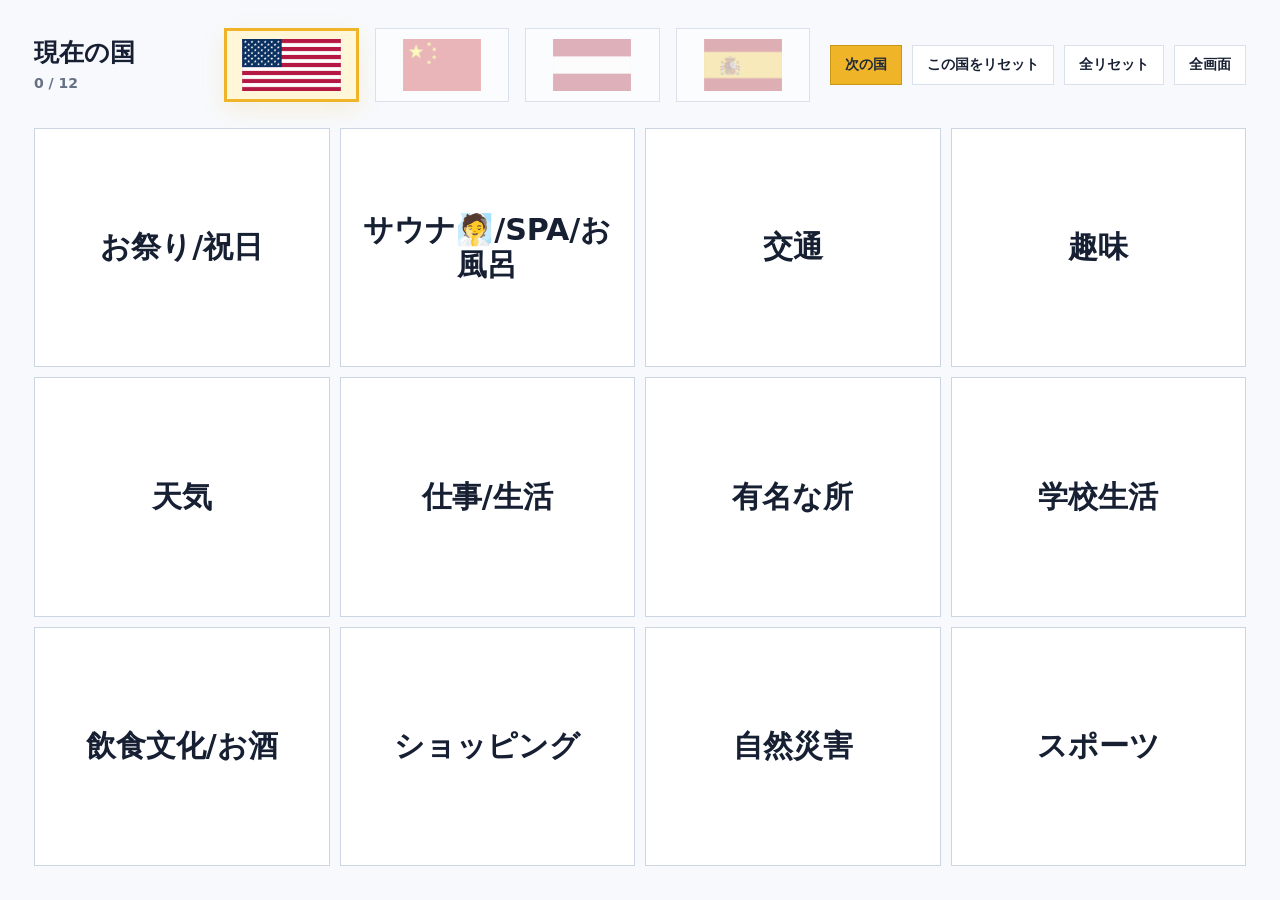
<file: sgg-koryukai/index.html>
<!doctype html>
<html lang="ja">
<head>
  <meta charset="utf-8">
  <meta name="viewport" content="width=device-width, initial-scale=1">
  <title>SGG交流会 | Theme Rotation Activity</title>
  <style>
    :root {
      --bg: #f7f9fc;
      --panel: #ffffff;
      --ink: #172033;
      --muted: #667085;
      --line: #d8e1ec;
      --accent: #f0b429;
      --accent-soft: #fff7d7;
      --done: #e6e9ef;
      --done-ink: #8b95a5;
    }

    * {
      box-sizing: border-box;
    }

    body {
      margin: 0;
      min-height: 100vh;
      background: var(--bg);
      color: var(--ink);
      font-family: Aptos, "Yu Gothic", "Hiragino Sans", Meiryo, system-ui, sans-serif;
    }

    .app {
      min-height: 100vh;
      padding: 28px 34px 34px;
      display: grid;
      grid-template-rows: auto 1fr;
      gap: 26px;
    }

    .topbar {
      display: grid;
      grid-template-columns: 170px 1fr auto;
      gap: 20px;
      align-items: center;
    }

    .status h1 {
      margin: 0;
      font-size: 25px;
      line-height: 1.1;
      letter-spacing: 0;
    }

    .status p {
      margin: 8px 0 0;
      color: var(--muted);
      font-size: 14px;
      font-weight: 600;
    }

    .countries {
      display: grid;
      grid-template-columns: repeat(4, minmax(120px, 1fr));
      gap: 16px;
    }

    .country {
      height: 74px;
      border: 1px solid var(--line);
      background: rgba(255, 255, 255, 0.55);
      padding: 0;
      display: grid;
      place-items: center;
      position: relative;
      cursor: pointer;
      transition: background 160ms ease, border-color 160ms ease, box-shadow 160ms ease, opacity 160ms ease;
    }

    .country.active {
      background: var(--accent-soft);
      border: 3px solid var(--accent);
      box-shadow: 0 8px 22px rgba(240, 180, 41, 0.14);
    }

    .country:not(.active) img {
      opacity: 0.33;
      filter: saturate(0.75);
    }

    .country img {
      width: 104px;
      height: 52px;
      object-fit: contain;
      display: block;
    }

    .controls {
      display: flex;
      gap: 10px;
      align-items: center;
      flex-wrap: wrap;
      justify-content: flex-end;
    }

    button {
      border: 1px solid var(--line);
      background: #ffffff;
      color: var(--ink);
      padding: 0 14px;
      font: inherit;
      font-size: 14px;
      font-weight: 700;
      cursor: pointer;
    }

    .controls button {
      height: 40px;
    }

    button.primary {
      border-color: #c99716;
      background: var(--accent);
      color: #1f2937;
    }

    button:focus-visible,
    .topic:focus-visible,
    .country:focus-visible {
      outline: 3px solid rgba(240, 180, 41, 0.45);
      outline-offset: 2px;
    }

    .grid {
      min-height: 0;
      display: grid;
      grid-template-columns: repeat(4, minmax(0, 1fr));
      grid-template-rows: repeat(3, minmax(0, 1fr));
      gap: 10px;
    }

    .topic {
      height: auto;
      min-height: 0;
      border: 1px solid #cbd6e2;
      background: var(--panel);
      display: grid;
      place-items: center;
      position: relative;
      color: var(--ink);
      cursor: pointer;
      touch-action: manipulation;
      transition: background 140ms ease, border-color 140ms ease, color 140ms ease, transform 120ms ease;
      user-select: none;
      padding: 16px;
    }

    .topic:hover {
      border-color: #9fb0c4;
      transform: translateY(-1px);
    }

    .topic.done {
      background: #d8dde6;
      border-color: #a8b0bd;
      color: #6f7a89;
      box-shadow: inset 0 0 0 999px rgba(96, 108, 126, 0.08);
    }

    .topic.spotlight {
      border-color: var(--accent);
      box-shadow: 0 0 0 4px rgba(240, 180, 41, 0.25), inset 0 0 0 999px rgba(240, 180, 41, 0.08);
    }

    .topic.done::after {
      content: "済";
      position: absolute;
      top: 12px;
      right: 14px;
      width: 38px;
      height: 30px;
      display: grid;
      place-items: center;
      border: 2px solid #a2abb8;
      color: #697386;
      font-size: 16px;
      font-weight: 800;
      background: rgba(255, 255, 255, 0.58);
    }

    .topic span {
      display: block;
      text-align: center;
      font-size: clamp(24px, 2.35vw, 34px);
      line-height: 1.16;
      font-weight: 800;
      letter-spacing: 0;
    }

    .question-overlay {
      position: fixed;
      inset: 0;
      z-index: 20;
      display: grid;
      place-items: center;
      padding: 42px;
      background: rgba(12, 18, 28, 0.42);
      backdrop-filter: blur(12px);
    }

    .question-overlay[hidden] {
      display: none;
    }

    .question-card {
      position: relative;
      overflow: hidden;
      width: min(1320px, 96vw);
      min-height: min(720px, 88vh);
      padding: clamp(28px, 4vw, 54px);
      display: grid;
      grid-template-rows: auto minmax(0, 1fr) auto;
      gap: 22px;
      font-family: "Hiragino Kaku Gothic ProN", "Hiragino Sans", "Yu Gothic", "Noto Sans JP", Meiryo, sans-serif;
      background: rgba(255, 255, 255, 0.96);
      border: 4px solid var(--accent);
      box-shadow: 0 40px 120px rgba(0, 0, 0, 0.34);
    }

    .question-meta {
      display: flex;
      align-items: center;
      justify-content: space-between;
      gap: 24px;
    }

    .question-country {
      display: flex;
      align-items: center;
    }

    .question-country img {
      width: 86px;
      height: 48px;
      object-fit: contain;
    }

    .question-theme {
      color: #9a6a00;
      font-size: clamp(20px, 2vw, 30px);
      font-weight: 600;
      text-align: right;
    }

    .question-text {
      width: min(1160px, 100%);
      margin: 0;
      align-self: center;
      justify-self: center;
      color: var(--ink);
      font-size: clamp(36px, 5.1vw, 68px);
      line-height: 1.24;
      font-weight: 600;
      letter-spacing: 0;
      text-align: center;
    }

    .question-actions {
      display: flex;
      justify-content: center;
      gap: 14px;
    }

    .question-actions button {
      min-width: 150px;
      height: 48px;
      font-size: 16px;
    }

    .detail-viewer {
      position: absolute;
      inset: 0;
      z-index: 2;
      display: grid;
      grid-template-rows: auto minmax(0, 1fr);
      gap: 18px;
      padding: clamp(24px, 4vw, 52px);
      background: rgba(255, 255, 255, 0.98);
      opacity: 0;
      visibility: hidden;
      pointer-events: none;
      transition: opacity 220ms ease, visibility 220ms ease;
    }

    .detail-viewer.is-visible {
      opacity: 1;
      visibility: visible;
      pointer-events: auto;
    }

    .detail-close {
      justify-self: end;
      width: 46px;
      height: 46px;
      padding: 0;
      border-color: #cbd6e2;
      color: var(--ink);
      font-size: 30px;
      font-weight: 400;
      line-height: 1;
      background: #ffffff;
    }

    .detail-stage {
      min-height: 0;
      display: flex;
      align-items: center;
      justify-content: center;
      overflow: hidden;
      background: transparent;
    }

    .detail-stage img {
      width: auto;
      height: 100%;
      max-width: 100%;
      max-height: 100%;
      object-fit: contain;
      display: block;
      background: #ffffff;
      box-shadow: 0 18px 48px rgba(23, 32, 51, 0.16);
    }

    .detail-placeholder {
      margin: 0;
      color: var(--muted);
      font-size: clamp(22px, 3vw, 36px);
      font-weight: 500;
      text-align: center;
    }

    @media (max-width: 900px) {
      .app {
        padding: 18px;
        gap: 18px;
      }

      .topbar {
        grid-template-columns: 1fr;
      }

      .countries {
        grid-template-columns: repeat(2, minmax(0, 1fr));
      }

      .controls {
        justify-content: flex-start;
      }

      .grid {
        grid-template-columns: repeat(2, minmax(0, 1fr));
        grid-template-rows: repeat(6, minmax(110px, 1fr));
      }

      .question-overlay {
        padding: 18px;
      }

      .question-card {
        width: 96vw;
        min-height: 84vh;
        padding: 24px 18px;
      }

      .question-meta {
        align-items: flex-start;
        flex-direction: column;
      }

      .question-theme {
        text-align: left;
      }

      .question-actions {
        flex-direction: column;
      }

      .detail-viewer {
        padding: 18px;
      }
    }
  </style>
</head>
<body>
  <main class="app">
    <section class="topbar" aria-label="country rotation">
      <div class="status">
        <h1>現在の国</h1>
        <p id="progressText">0 / 12</p>
      </div>
      <div class="countries" id="countries"></div>
      <div class="controls">
        <button class="primary" id="nextButton" type="button">次の国</button>
        <button id="resetCountryButton" type="button">この国をリセット</button>
        <button id="resetAllButton" type="button">全リセット</button>
        <button id="fullscreenButton" type="button">全画面</button>
      </div>
    </section>

    <section class="grid" id="themeGrid" aria-label="themes"></section>
  </main>

  <section class="question-overlay" id="questionOverlay" hidden aria-live="polite">
    <div class="question-card" role="dialog" aria-modal="true" aria-labelledby="questionText">
      <div class="question-meta">
        <div class="question-country">
          <img id="questionFlag" src="../assets/flags/us.png" alt="">
        </div>
        <div class="question-theme" id="questionTheme">お祭り/祝日</div>
      </div>
      <p class="question-text" id="questionText">質問をここに表示します。</p>
      <div class="question-actions">
        <button class="primary" id="closeQuestionButton" type="button">閉じる</button>
        <button id="detailButton" type="button">詳細</button>
        <button id="questionNextButton" type="button">次の国へ</button>
      </div>
      <div class="detail-viewer" id="detailViewer" aria-label="詳細画像">
        <button class="detail-close" id="closeDetailButton" type="button" aria-label="詳細画像を閉じる">×</button>
        <div class="detail-stage">
          <img id="detailImage" src="" alt="" hidden>
          <p class="detail-placeholder" id="detailPlaceholder">画像準備中</p>
        </div>
      </div>
    </div>
  </section>

  <script>
    const themes = [
      "お祭り/祝日",
      "サウナ🧖/SPA/お風呂",
      "交通",
      "趣味",
      "天気",
      "仕事/生活",
      "有名な所",
      "学校生活",
      "飲食文化/お酒",
      "ショッピング",
      "自然災害",
      "スポーツ",
    ];

    const countries = [
      { key: "us", name: "United States", flag: "../assets/flags/us.png" },
      { key: "china", name: "China", flag: "../assets/flags/china.png" },
      { key: "austria", name: "Austria", flag: "../assets/flags/austria.png" },
      { key: "spain", name: "Spain", flag: "../assets/flags/spain.png" },
    ];

    const questionBank = {
      default: themes.map((theme) => ({
        text: `${theme}について、あなたの国で印象的なことは何ですか？`,
        answer: null,
      })),
      us: {
        0: {
          text: "アメリカでは、子どもたちはクリスマスの夜にサンタさんのためにホットドッグを置いておく。",
          answer: false,
        },
        1: {
          text: "アメリカでは、朝シャワー派がかなり多い。",
          answer: true,
        },
        2: {
          text: "アメリカでは、高校生が自分の車で通学することもある。",
          answer: true,
        },
        3: {
          text: "アメリカでは、車をいじるのが好きな人を「gearhead（ギアヘッド）」と呼ぶ。",
          answer: true,
        },
        4: {
          text: "ハワイでは一度も雪が降ったことがない。",
          answer: false,
        },
        5: {
          text: "アメリカでは、チップを払う文化があり、レストランでは約20％が一般的。",
          answer: true,
        },
        6: {
          text: "アメリカには、自由の女神像がフランスから贈られた。",
          answer: true,
        },
        7: {
          text: "アメリカでは、先生を「Mr.」「Ms.」と呼ぶのが一般的。",
          answer: true,
        },
        8: {
          text: "アメリカでは、法律でビールを飲む年齢が18歳から許可されている。",
          answer: false,
        },
        9: {
          text: "アメリカでは、お店に表示されている値段は普通、税込みである。",
          answer: false,
        },
        10: {
          text: "アメリカで最も地震が多い州はカリフォルニアである。",
          answer: false,
        },
        11: {
          text: "アメリカでは、テレビでスポーツの試合中に流れるCMにはタバコの広告が多い。",
          answer: false,
        },
      },
      china: {
        0: {
          text: "中国では祝日のために平日を週末に移動させて連休を作ることがある。",
          answer: true,
        },
        1: {
          text: "中国の一般家庭にはバスタブがあるのが普通だ。",
          answer: false,
        },
        2: {
          text: "上海の共享自転車の登録台数は100万台を超えている。",
          answer: true,
        },
        3: {
          text: "中国ではeスポーツが正式な大学の専攻として存在する。",
          answer: true,
        },
        4: {
          text: "上海では冬に雪が降ることはほとんどない。",
          answer: false,
        },
        5: {
          text: "中国の大手IT企業では深夜2時まで働くことが珍しくない。",
          answer: true,
        },
        6: {
          text: "上海の東方明珠塔は現在も上海で一番高いビルだ。",
          answer: false,
        },
        7: {
          text: "中国の寄宿制高校では生徒が2週間に半日しか帰宅できない場合がある。",
          answer: true,
        },
        8: {
          text: "白酒のアルコール度数はウイスキーより低いものがほとんどだ。",
          answer: false,
        },
        9: {
          text: "中国のネット大型セールでは（例えば11／11）、大体の商品が通常より安くなる。",
          answer: false,
        },
        10: {
          text: "上海は地盤沈下が進んでおり、一部地域は海抜より低くなっている。",
          answer: true,
        },
        11: {
          text: "中国では、体育も高校入試の評価対象である。",
          answer: true,
        },
      },
      austria: {
        0: {
          text: "オーストリアでは、村の広場に立てた木を盗む伝統がある地域があります。",
          answer: true,
        },
        1: {
          text: "オーストリアのサウナでは、男女が一緒に入ることがあります。",
          answer: true,
        },
        2: {
          text: "オーストリアでは、電車に乗る時、改札を通らなくても乗れることがあります。",
          answer: true,
        },
        3: {
          text: "オーストリアでは、伝統衣装を着るのは観光地のスタッフくらいです。",
          answer: true,
        },
        4: {
          text: "オーストリアでは、アルプスがあるので、夏でも全国的に涼しいです。",
          answer: false,
        },
        5: {
          text: "オーストリアでは、有給休暇が多いので、全部使う人はあまりいません。",
          answer: false,
        },
        6: {
          text: "オーストリアには、250年以上前から続いている動物園があります。",
          answer: true,
        },
        7: {
          text: "オーストリアでは、大学の学費が高いので、大学へ行く人はあまり多くありません。",
          answer: false,
        },
        8: {
          text: "オーストリアでは、「乾杯」をする時に相手の目を見ないと失礼だと思う人がいます。",
          answer: true,
        },
        9: {
          text: "オーストリアでは、日曜日でも多くの店が営業しています。",
          answer: false,
        },
        10: {
          text: "オーストリアの家は、日本と同じように地震に強く作られています。",
          answer: false,
        },
        11: {
          text: "オーストリアで最も人気のあるスポーツはサッカーです。",
          answer: false,
        },
      },
      spain: {
        0: {
          text: "12月31日にカウントダウンの時にスペイン人が12個葡萄を食べる伝統がある。",
          answer: true,
        },
        1: {
          text: "お風呂とトイレは別の部屋にある。",
          answer: false,
        },
        2: {
          text: "毎日スペイン人がバスや車で学校/仕事に行く。",
          answer: true,
        },
        3: {
          text: "ビーチで日光浴すること苦手な人が多い。",
          answer: true,
        },
        4: {
          text: "夏は寒い。冬は暑い。",
          answer: false,
        },
        5: {
          text: "毎日シエスタ(昼寝)をする人が多い。",
          answer: false,
        },
        6: {
          text: "バルセロナはスペインの首都。",
          answer: false,
        },
        7: {
          text: "授業は午後の３時に終わる。",
          answer: false,
        },
        8: {
          text: "ワインがビールより方が飲む。",
          answer: false,
        },
        9: {
          text: "ZARAという人気なアパレル店はスペインの企業。",
          answer: true,
        },
        10: {
          text: "洪水と猛暑は一番行っている自然災害。",
          answer: true,
        },
        11: {
          text: "闘牛はスペインの人気スポーツ。",
          answer: false,
        },
      },
    };

    const detailImageBank = {
      default: {},
      us: {
        0: "../assets/sgg/america/matsuri-shukujitu.jpg",
        1: "../assets/sgg/america/spa.jpg",
        2: "../assets/sgg/america/koutsu.jpg",
        3: "../assets/sgg/america/shumi.jpg",
        4: "../assets/sgg/america/tenki.jpg",
        5: "../assets/sgg/america/shigoto-seikatsu.jpg",
        6: "../assets/sgg/america/yuumei-na-tokoro.jpg",
        7: "../assets/sgg/america/gakkou-seikatsu.jpg",
        8: "../assets/sgg/america/ishokubunka.jpg",
        9: "../assets/sgg/america/shopping.jpg",
        10: "../assets/sgg/america/shizensaigai.jpg",
        11: "../assets/sgg/america/sports.jpg",
      },
      china: {
        0: "../assets/sgg/china/matsuri-shukujitu.png",
        1: "../assets/sgg/china/spa.png",
        2: "../assets/sgg/china/koutsu.png",
        3: "../assets/sgg/china/shumi.jpeg",
        4: "../assets/sgg/china/tenki.png",
        5: "../assets/sgg/china/shigoto-seikatsu.png",
        6: "../assets/sgg/china/yuumei-na-tokoro.png",
        7: "../assets/sgg/china/gakkou-seikatsu.png",
        8: "../assets/sgg/china/ishokubunka.png",
        9: "../assets/sgg/china/shopping.png",
        10: "../assets/sgg/china/shizensaigai.png",
        11: "../assets/sgg/china/sports.png",
      },
      austria: {
        0: "../assets/sgg/austria/matsuri-shukujitu.jpg",
        1: "../assets/sgg/austria/spa.jpg",
        2: "../assets/sgg/austria/koutsu.jpg",
        3: "../assets/sgg/austria/shumi.jpg",
        4: "../assets/sgg/austria/tenki.jpg",
        5: "../assets/sgg/austria/shigoto-seikatsu.jpg",
        6: "../assets/sgg/austria/yuumei-na-tokoro.jpg",
        7: "../assets/sgg/austria/gakkou-seikatsu.jpg",
        8: "../assets/sgg/austria/ishokubunka.jpg",
        9: "../assets/sgg/austria/shopping.jpg",
        10: "../assets/sgg/austria/shizensaigai.jpg",
        11: "../assets/sgg/austria/sports.jpg",
      },
      spain: {
        0: "../assets/sgg/spain/1.jpg",
        2: "../assets/sgg/spain/3.jpg",
        3: "../assets/sgg/spain/4.jpg",
        5: "../assets/sgg/spain/6.jpg",
        6: "../assets/sgg/spain/7.jpg",
        8: "../assets/sgg/spain/9.jpg",
        9: "../assets/sgg/spain/10.jpg",
        10: "../assets/sgg/spain/11.webp",
        11: "../assets/sgg/spain/12.jpg",
      },
    };

    const storageKey = "theme-rotation-activity-v1";
    let activeCountry = 0;
    let selections = loadSelections();
    let activeQuestion = null;
    let detailOpen = false;

    const countriesEl = document.getElementById("countries");
    const gridEl = document.getElementById("themeGrid");
    const progressText = document.getElementById("progressText");
    const questionOverlay = document.getElementById("questionOverlay");
    const questionFlag = document.getElementById("questionFlag");
    const questionTheme = document.getElementById("questionTheme");
    const questionText = document.getElementById("questionText");
    const detailButton = document.getElementById("detailButton");
    const detailViewer = document.getElementById("detailViewer");
    const detailImage = document.getElementById("detailImage");
    const detailPlaceholder = document.getElementById("detailPlaceholder");

    function emptySelections() {
      return Object.fromEntries(countries.map((country) => [country.key, []]));
    }

    function loadSelections() {
      try {
        const parsed = JSON.parse(localStorage.getItem(storageKey));
        const base = emptySelections();
        for (const country of countries) {
          if (Array.isArray(parsed?.[country.key])) {
            base[country.key] = parsed[country.key].filter((value) => Number.isInteger(value));
          }
        }
        return base;
      } catch {
        return emptySelections();
      }
    }

    function saveSelections() {
      try {
        localStorage.setItem(storageKey, JSON.stringify(selections));
      } catch {
        // Keep the live screen usable even if storage is blocked.
      }
    }

    function currentKey() {
      return countries[activeCountry].key;
    }

    function isDone(themeIndex) {
      return selections[currentKey()].includes(themeIndex);
    }

    function toggleTheme(themeIndex) {
      const key = currentKey();
      const selected = new Set(selections[key]);
      if (selected.has(themeIndex)) {
        selected.delete(themeIndex);
        activeQuestion = null;
        detailOpen = false;
      } else {
        selected.add(themeIndex);
        activeQuestion = {
          countryIndex: activeCountry,
          themeIndex,
          questionIndex: pickQuestionIndex(key, themeIndex),
        };
      }
      selections[key] = Array.from(selected).sort((a, b) => a - b);
      render();
      saveSelections();
    }

    function getQuestionEntry(countryKey, themeIndex) {
      const entry = questionBank[countryKey]?.[themeIndex] || questionBank.default[themeIndex];
      if (Array.isArray(entry)) {
        return entry;
      }
      return [entry];
    }

    function pickQuestionIndex(countryKey, themeIndex) {
      const entries = getQuestionEntry(countryKey, themeIndex);
      return Math.floor(Math.random() * entries.length);
    }

    function getQuestion(countryKey, themeIndex, questionIndex = 0) {
      const entries = getQuestionEntry(countryKey, themeIndex);
      const entry = entries[questionIndex] || entries[0];
      return typeof entry === "string" ? entry : entry.text;
    }

    function getQuestionObject(countryKey, themeIndex, questionIndex = 0) {
      const entries = getQuestionEntry(countryKey, themeIndex);
      const entry = entries[questionIndex] || entries[0];
      return typeof entry === "string" ? { text: entry } : entry;
    }

    function getDetailImage(countryKey, themeIndex, questionIndex = 0) {
      const questionEntry = getQuestionObject(countryKey, themeIndex, questionIndex);
      const countryImages = detailImageBank[countryKey] || {};
      const detailEntry =
        questionEntry.image ||
        countryImages[`${themeIndex}:${questionIndex}`] ||
        countryImages[themeIndex] ||
        detailImageBank.default[themeIndex];

      if (!detailEntry) {
        return null;
      }
      return typeof detailEntry === "string" ? { src: detailEntry, alt: "" } : detailEntry;
    }

    function hideQuestion() {
      activeQuestion = null;
      detailOpen = false;
      render();
    }

    function showDetail() {
      if (!activeQuestion) {
        return;
      }
      detailOpen = true;
      renderDetail();
    }

    function closeDetail() {
      detailOpen = false;
      renderDetail();
    }

    function handleThemePick(event) {
      const topicButton = event.target.closest(".topic");
      if (!topicButton || !gridEl.contains(topicButton)) {
        return;
      }
      const themeIndex = Number(topicButton.dataset.index);
      if (!Number.isInteger(themeIndex)) {
        return;
      }
      toggleTheme(themeIndex);
    }

    function setCountry(index) {
      activeCountry = ((index % countries.length) + countries.length) % countries.length;
      activeQuestion = null;
      detailOpen = false;
      render();
    }

    function nextCountry() {
      setCountry(activeCountry + 1);
    }

    function resetCountry() {
      selections[currentKey()] = [];
      render();
      saveSelections();
    }

    function resetAll() {
      selections = emptySelections();
      render();
      saveSelections();
    }

    function renderCountries() {
      countriesEl.replaceChildren();
      countries.forEach((country, index) => {
        const button = document.createElement("button");
        button.className = `country${index === activeCountry ? " active" : ""}`;
        button.type = "button";
        button.setAttribute("aria-label", country.name);
        button.addEventListener("click", () => setCountry(index));

        const img = document.createElement("img");
        img.src = country.flag;
        img.alt = `${country.name} flag`;
        button.append(img);
        countriesEl.append(button);
      });
    }

    function renderGrid() {
      gridEl.replaceChildren();
      themes.forEach((theme, index) => {
        const button = document.createElement("button");
        const isSpotlight =
          activeQuestion?.countryIndex === activeCountry && activeQuestion?.themeIndex === index;
        button.className = `topic${isDone(index) ? " done" : ""}${isSpotlight ? " spotlight" : ""}`;
        button.type = "button";
        button.dataset.index = String(index);
        button.setAttribute("aria-pressed", String(isDone(index)));

        const label = document.createElement("span");
        label.textContent = theme;
        button.append(label);
        gridEl.append(button);
      });
    }

    function renderProgress() {
      const count = selections[currentKey()].length;
      progressText.textContent = `${count} / ${themes.length}`;
    }

    function renderQuestion() {
      if (!activeQuestion) {
        questionOverlay.hidden = true;
        detailOpen = false;
        detailButton.hidden = true;
        renderDetail();
        return;
      }

      const country = countries[activeQuestion.countryIndex];
      const theme = themes[activeQuestion.themeIndex];
      questionFlag.src = country.flag;
      questionFlag.alt = `${country.name} flag`;
      questionTheme.textContent = theme;
      questionText.textContent = getQuestion(country.key, activeQuestion.themeIndex, activeQuestion.questionIndex);
      detailButton.hidden = !getDetailImage(country.key, activeQuestion.themeIndex, activeQuestion.questionIndex);
      if (detailButton.hidden) {
        detailOpen = false;
      }
      questionOverlay.hidden = false;
      renderDetail();
    }

    function renderDetail() {
      if (!detailOpen || !activeQuestion) {
        detailViewer.classList.remove("is-visible");
        detailImage.hidden = true;
        detailImage.removeAttribute("src");
        detailImage.alt = "";
        detailPlaceholder.hidden = false;
        return;
      }

      const country = countries[activeQuestion.countryIndex];
      const detail = getDetailImage(country.key, activeQuestion.themeIndex, activeQuestion.questionIndex);
      if (detail?.src) {
        detailImage.src = detail.src;
        detailImage.alt = detail.alt || `${themes[activeQuestion.themeIndex]} 詳細画像`;
        detailImage.hidden = false;
        detailPlaceholder.hidden = true;
      } else {
        detailImage.hidden = true;
        detailImage.removeAttribute("src");
        detailImage.alt = "";
        detailPlaceholder.hidden = false;
      }
      detailViewer.classList.add("is-visible");
    }

    function render() {
      renderCountries();
      renderGrid();
      renderProgress();
      renderQuestion();
    }

    document.getElementById("nextButton").addEventListener("click", nextCountry);
    document.getElementById("resetCountryButton").addEventListener("click", resetCountry);
    document.getElementById("resetAllButton").addEventListener("click", resetAll);
    gridEl.addEventListener("click", handleThemePick);
    document.getElementById("closeQuestionButton").addEventListener("click", hideQuestion);
    document.getElementById("detailButton").addEventListener("click", showDetail);
    document.getElementById("closeDetailButton").addEventListener("click", closeDetail);
    document.getElementById("questionNextButton").addEventListener("click", nextCountry);
    questionOverlay.addEventListener("click", (event) => {
      if (event.target === questionOverlay) {
        hideQuestion();
      }
    });
    document.getElementById("fullscreenButton").addEventListener("click", () => {
      if (!document.fullscreenElement) {
        document.documentElement.requestFullscreen?.();
      } else {
        document.exitFullscreen?.();
      }
    });

    window.addEventListener("keydown", (event) => {
      if (event.key === "ArrowRight" || event.key === " ") {
        event.preventDefault();
        nextCountry();
      }
      if (event.key === "ArrowLeft") {
        event.preventDefault();
        setCountry(activeCountry - 1);
      }
      if (["1", "2", "3", "4"].includes(event.key)) {
        setCountry(Number(event.key) - 1);
      }
      if (event.key.toLowerCase() === "r") {
        resetCountry();
      }
      if (event.key === "Escape") {
        if (detailOpen) {
          closeDetail();
        } else {
          hideQuestion();
        }
      }
    });

    render();
  </script>
</body>
</html>
</file>
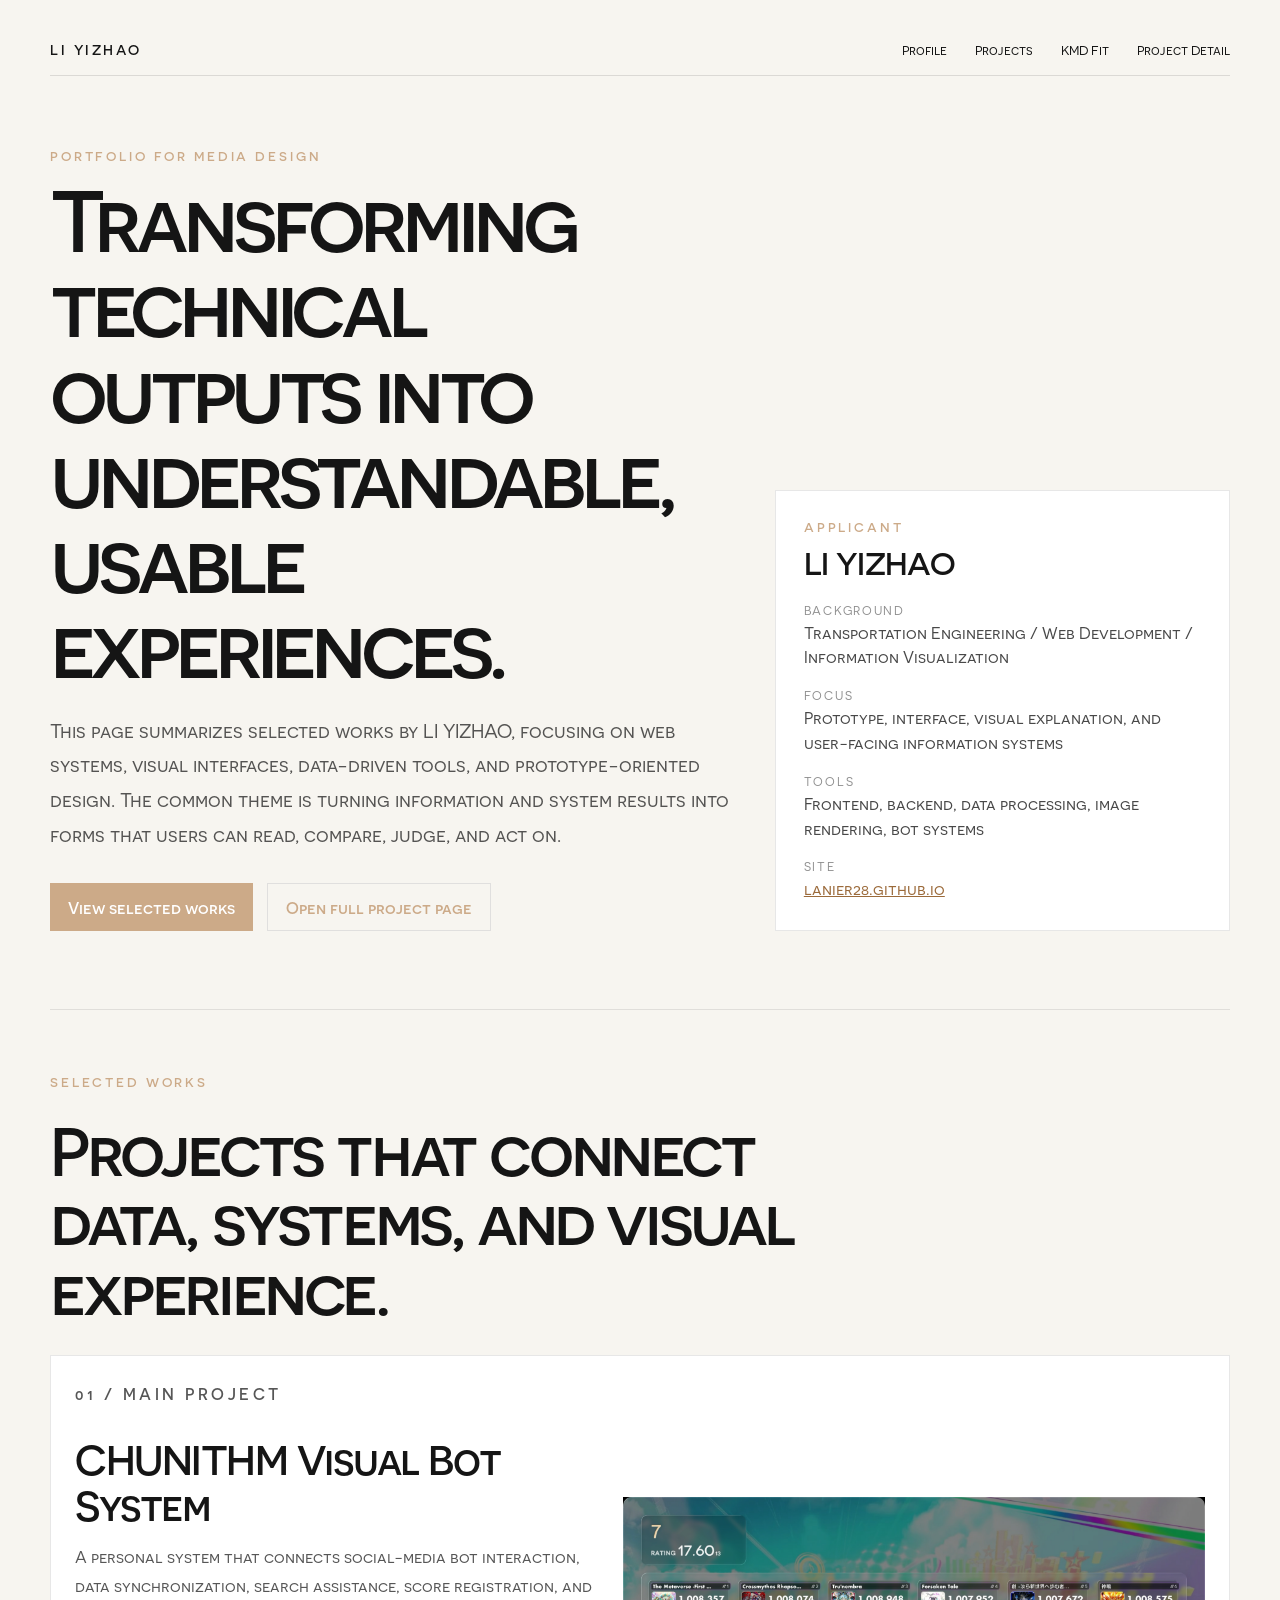
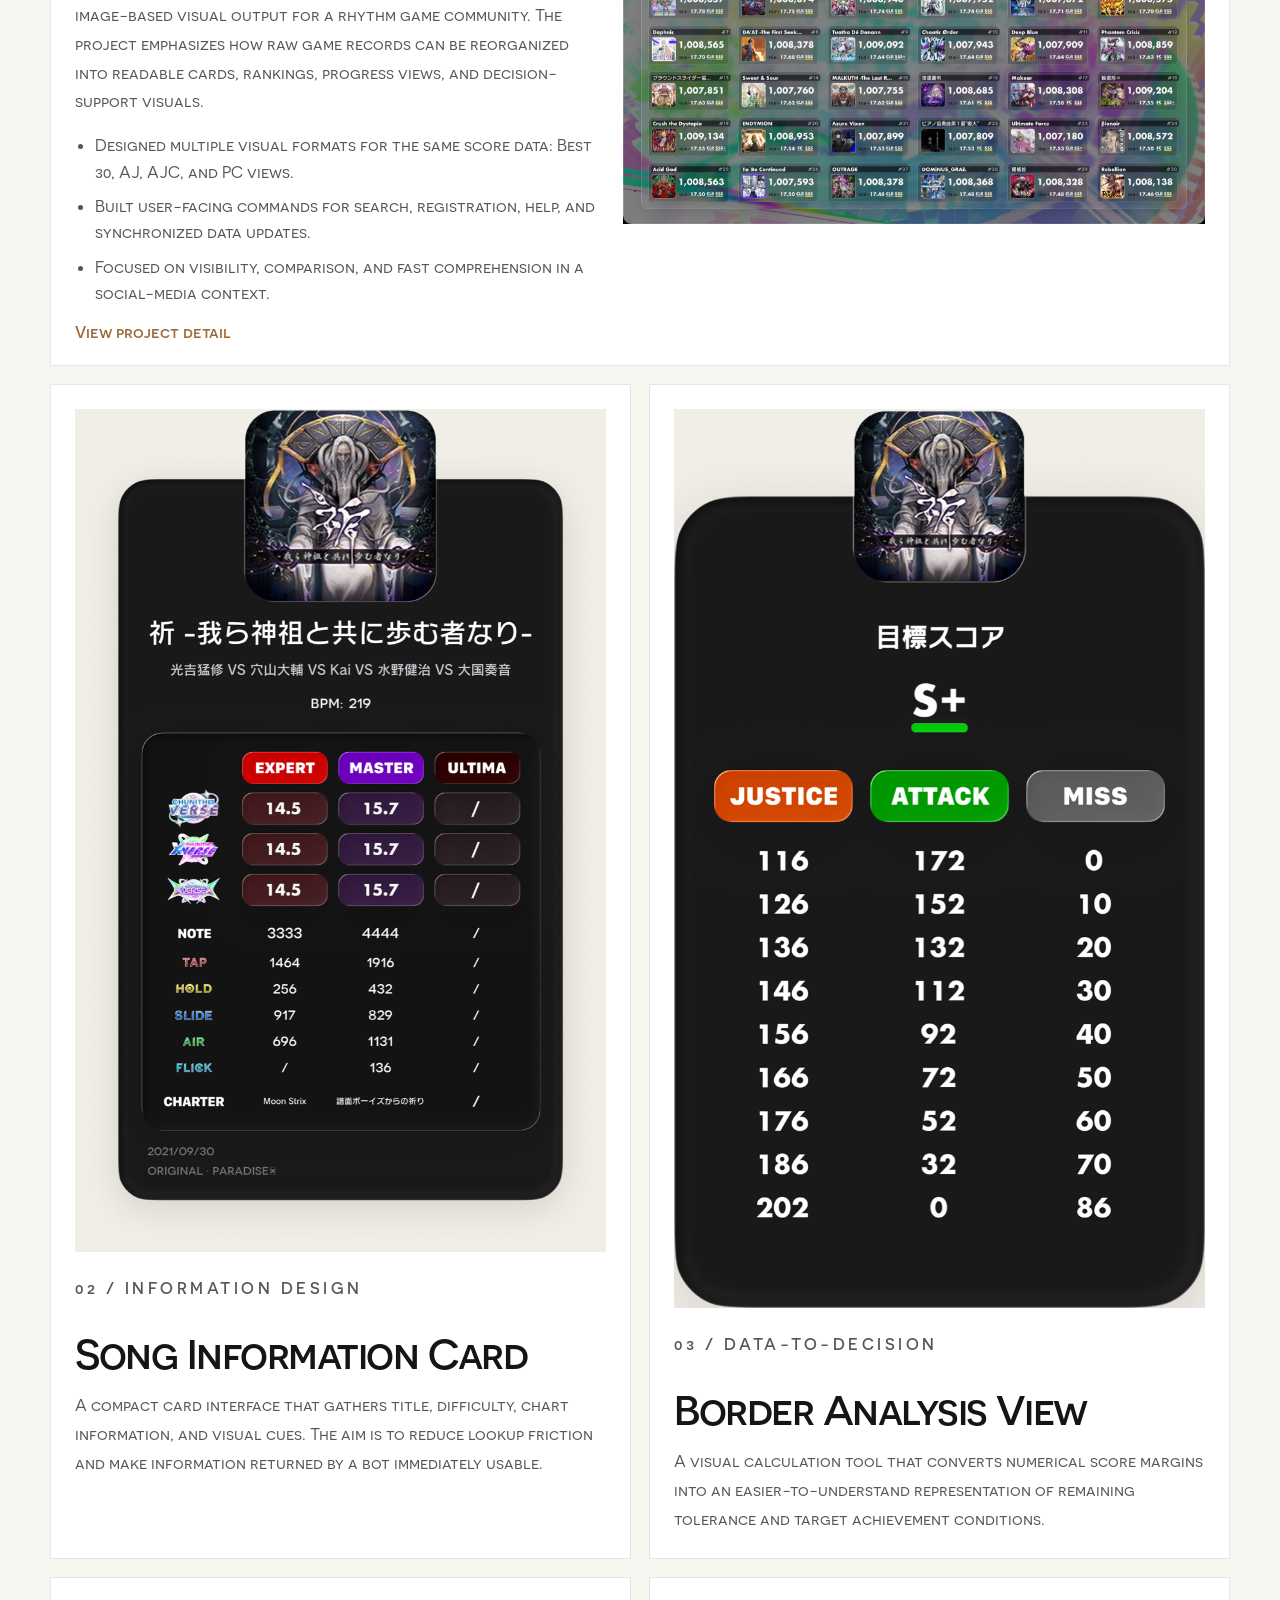
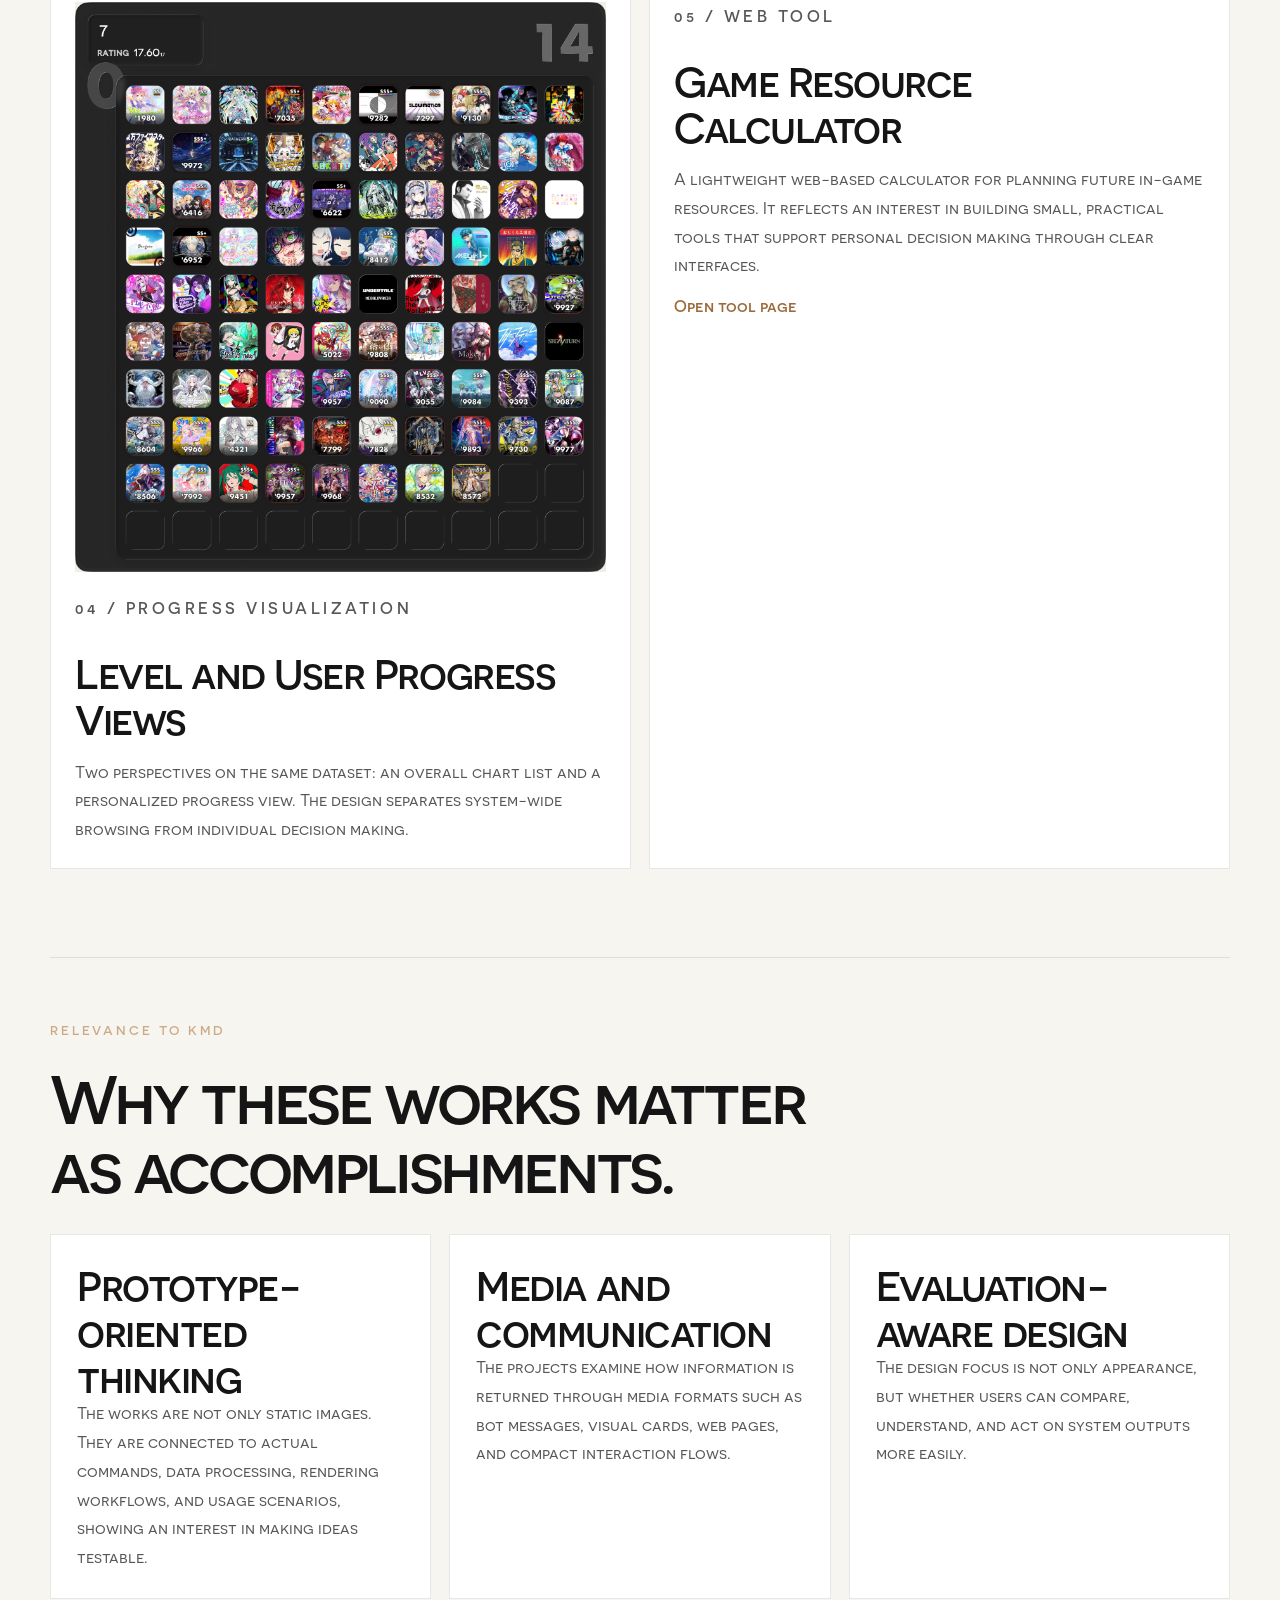
<file: kmd-portfolio.html>
<!doctype html>
<html lang="en">
  <head>
    <meta charset="utf-8" />
    <meta name="viewport" content="width=device-width, initial-scale=1" />
    <title>LI YIZHAO | KMD Portfolio</title>
    <meta
      name="description"
      content="Portfolio overview for KMD application: systems, visual interfaces, prototypes, and user-facing information design projects by LI YIZHAO."
    />
    <link rel="icon" type="image/png" href="./assets/lr-web-icon.png" />
    <link rel="apple-touch-icon" href="./assets/lr-web-icon.png" />
    <meta name="theme-color" content="#ffffff" />
    <link rel="stylesheet" href="./styles.css" />
    <script src="./site.js" defer></script>
  </head>
  <body class="portfolio-page">
    <div class="site-shell">
      <header class="portfolio-hero" id="top">
        <nav class="portfolio-nav" aria-label="Portfolio navigation">
          <a class="portfolio-brand" href="./index.html">LI YIZHAO</a>
          <div class="portfolio-nav-links">
            <a href="#profile">Profile</a>
            <a href="#projects">Projects</a>
            <a href="#fit">KMD Fit</a>
            <a href="./projects.html">Project Detail</a>
          </div>
        </nav>

        <div class="portfolio-hero-grid">
          <div class="portfolio-hero-copy">
            <p class="eyebrow">Portfolio for Media Design</p>
            <h1>Transforming technical outputs into understandable, usable experiences.</h1>
            <p class="portfolio-lead">
              This page summarizes selected works by LI YIZHAO, focusing on web systems,
              visual interfaces, data-driven tools, and prototype-oriented design. The common
              theme is turning information and system results into forms that users can read,
              compare, judge, and act on.
            </p>
            <div class="portfolio-actions">
              <a class="button primary" href="#projects">View selected works</a>
              <a class="button secondary" href="./projects.html#chunithm-bot">Open full project page</a>
            </div>
          </div>
          <div class="portfolio-summary-card" id="profile">
            <p class="eyebrow">Applicant</p>
            <h2>LI YIZHAO</h2>
            <dl class="portfolio-profile-list">
              <div><dt>Background</dt><dd>Transportation Engineering / Web Development / Information Visualization</dd></div>
              <div><dt>Focus</dt><dd>Prototype, interface, visual explanation, and user-facing information systems</dd></div>
              <div><dt>Tools</dt><dd>Frontend, backend, data processing, image rendering, bot systems</dd></div>
              <div><dt>Site</dt><dd><a href="https://lanier28.github.io/index.html">lanier28.github.io</a></dd></div>
            </dl>
          </div>
        </div>
      </header>

      <main>
        <section class="portfolio-section" id="projects">
          <div class="portfolio-section-heading">
            <p class="eyebrow">Selected Works</p>
            <h2>Projects that connect data, systems, and visual experience.</h2>
          </div>

          <div class="portfolio-project-grid">
            <article class="portfolio-project-card featured">
              <div class="portfolio-project-copy">
                <p class="eyebrow">01 / Main Project</p>
                <h3>CHUNITHM Visual Bot System</h3>
                <p>
                  A personal system that connects social-media bot interaction, data synchronization,
                  search assistance, score registration, and image-based visual output for a rhythm game community.
                  The project emphasizes how raw game records can be reorganized into readable cards,
                  rankings, progress views, and decision-support visuals.
                </p>
                <ul class="portfolio-bullets">
                  <li>Designed multiple visual formats for the same score data: Best 30, AJ, AJC, and PC views.</li>
                  <li>Built user-facing commands for search, registration, help, and synchronized data updates.</li>
                  <li>Focused on visibility, comparison, and fast comprehension in a social-media context.</li>
                </ul>
                <a href="./projects.html#chunithm-bot">View project detail</a>
              </div>
              <img src="./assets/chuni-b30-best-web.png" alt="CHUNITHM visual bot score card preview" />
            </article>

            <article class="portfolio-project-card">
              <img src="./assets/chuni-songinfo-web.png" alt="Song information card preview" />
              <div class="portfolio-project-copy">
                <p class="eyebrow">02 / Information Design</p>
                <h3>Song Information Card</h3>
                <p>
                  A compact card interface that gathers title, difficulty, chart information, and visual cues.
                  The aim is to reduce lookup friction and make information returned by a bot immediately usable.
                </p>
              </div>
            </article>

            <article class="portfolio-project-card">
              <img src="./assets/chuni-border-web.png" alt="Border analysis visual preview" />
              <div class="portfolio-project-copy">
                <p class="eyebrow">03 / Data-to-Decision</p>
                <h3>Border Analysis View</h3>
                <p>
                  A visual calculation tool that converts numerical score margins into an easier-to-understand
                  representation of remaining tolerance and target achievement conditions.
                </p>
              </div>
            </article>

            <article class="portfolio-project-card">
              <img src="./assets/chuni-level-user-web.png" alt="Personal progress level list preview" />
              <div class="portfolio-project-copy">
                <p class="eyebrow">04 / Progress Visualization</p>
                <h3>Level and User Progress Views</h3>
                <p>
                  Two perspectives on the same dataset: an overall chart list and a personalized progress view.
                  The design separates system-wide browsing from individual decision making.
                </p>
              </div>
            </article>

            <article class="portfolio-project-card">
              <div class="portfolio-project-copy">
                <p class="eyebrow">05 / Web Tool</p>
                <h3>Game Resource Calculator</h3>
                <p>
                  A lightweight web-based calculator for planning future in-game resources. It reflects an interest
                  in building small, practical tools that support personal decision making through clear interfaces.
                </p>
                <a href="./endfield.html">Open tool page</a>
              </div>
            </article>
          </div>
        </section>

        <section class="portfolio-section portfolio-fit-section" id="fit">
          <div class="portfolio-section-heading">
            <p class="eyebrow">Relevance to KMD</p>
            <h2>Why these works matter as accomplishments.</h2>
          </div>
          <div class="portfolio-fit-grid">
            <article>
              <h3>Prototype-oriented thinking</h3>
              <p>
                The works are not only static images. They are connected to actual commands, data processing,
                rendering workflows, and usage scenarios, showing an interest in making ideas testable.
              </p>
            </article>
            <article>
              <h3>Media and communication</h3>
              <p>
                The projects examine how information is returned through media formats such as bot messages,
                visual cards, web pages, and compact interaction flows.
              </p>
            </article>
            <article>
              <h3>Evaluation-aware design</h3>
              <p>
                The design focus is not only appearance, but whether users can compare, understand, and act on
                system outputs more easily.
              </p>
            </article>
          </div>
        </section>
      </main>
    </div>
  </body>
</html>
</file>
<file: styles.css>
@import './css/01-variables.css';
@import './css/02-base.css';
@import './css/03-nav.css';
@import './css/04-hero.css';
@import './css/05-gacha-card.css';
@import './css/06-gacha-hero.css';
@import './css/07-gacha-source.css';
@import './css/08-gacha-weapon.css';
@import './css/09-gacha-controls.css';
@import './css/10-projects.css';
@import './css/11-project-detail.css';
@import './css/12-tech-page.css';
@import './css/13-responsive.css';
</file>
